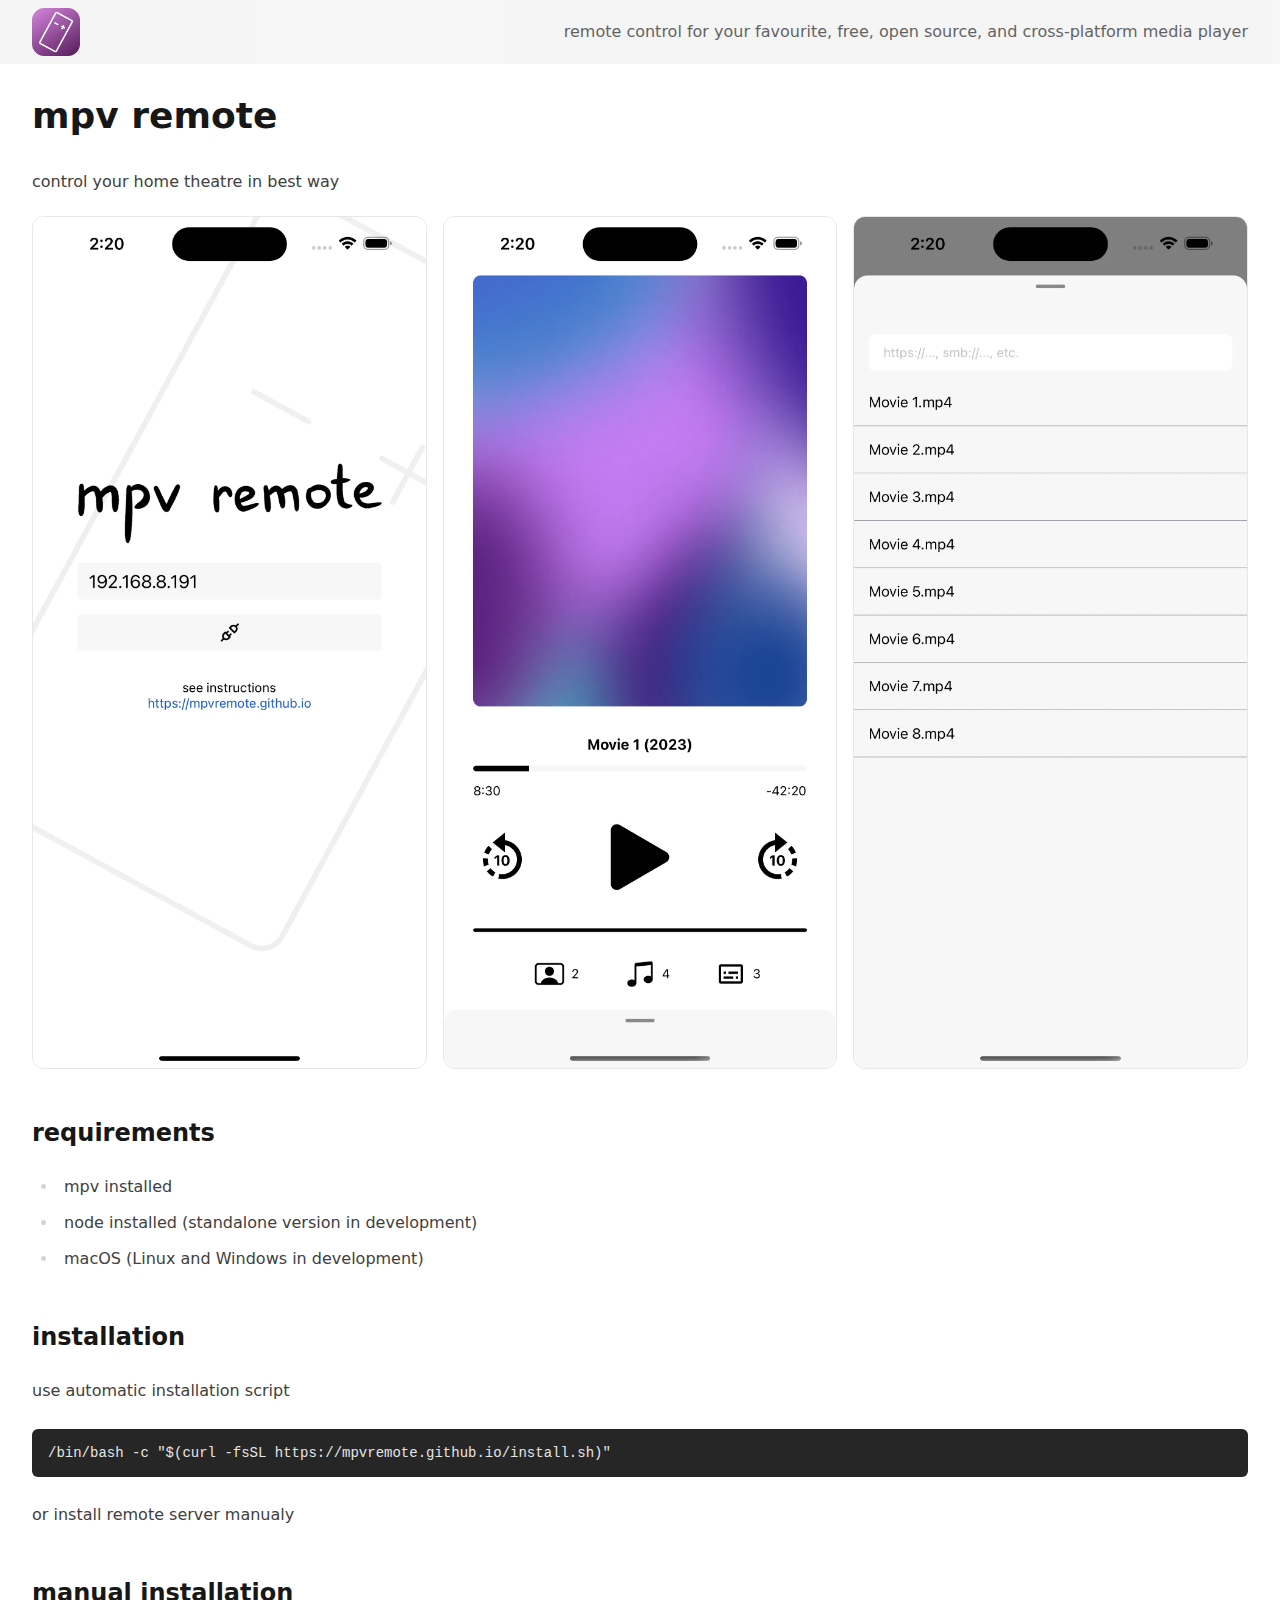
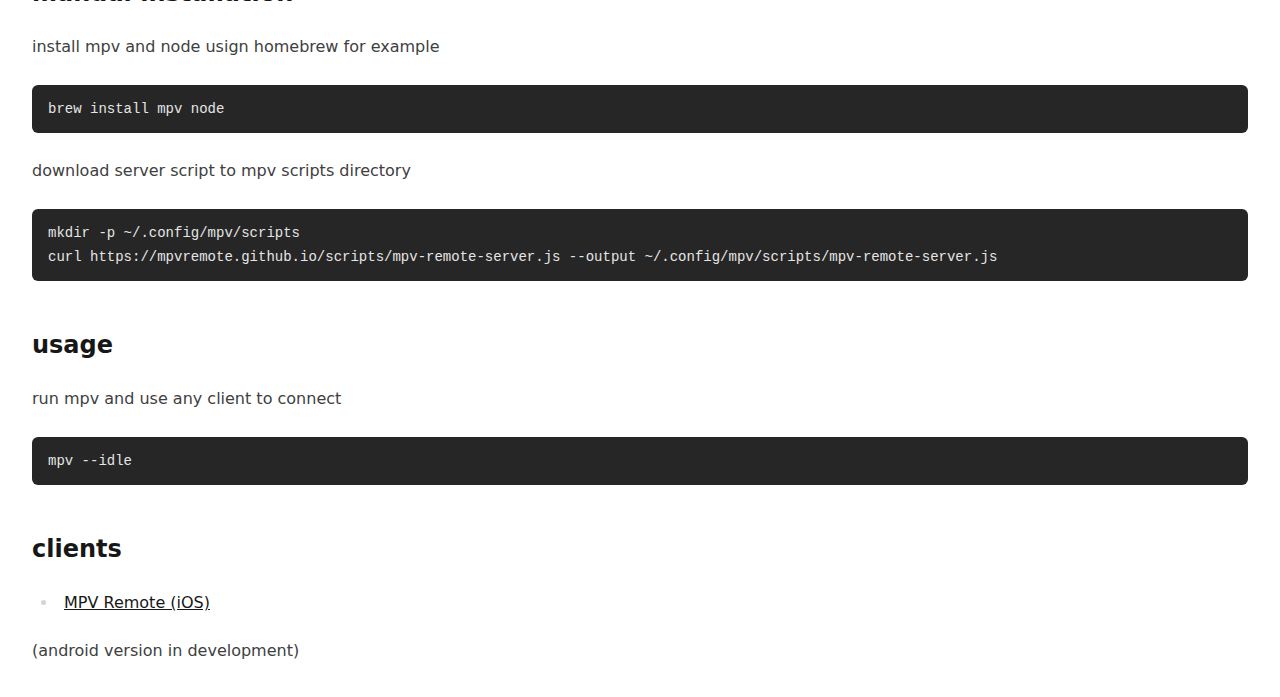
<file: index.html>
<!DOCTYPE html><html lang="en"><head><meta charSet="utf-8"/><meta name="viewport" content="width=device-width"/><meta name="next-head-count" content="2"/><link rel="preload" href="/_next/static/css/a8fd24ade9109768.css" as="style"/><link rel="stylesheet" href="/_next/static/css/a8fd24ade9109768.css" data-n-g=""/><link rel="preload" href="/_next/static/css/7a124163bf9acdc8.css" as="style"/><link rel="stylesheet" href="/_next/static/css/7a124163bf9acdc8.css" data-n-p=""/><noscript data-n-css=""></noscript><script defer="" nomodule="" src="/_next/static/chunks/polyfills-c67a75d1b6f99dc8.js"></script><script src="/_next/static/chunks/webpack-8fa1640cc84ba8fe.js" defer=""></script><script src="/_next/static/chunks/framework-2c79e2a64abdb08b.js" defer=""></script><script src="/_next/static/chunks/main-83cebdb887f48834.js" defer=""></script><script src="/_next/static/chunks/pages/_app-bb6558552362b3e5.js" defer=""></script><script src="/_next/static/chunks/pages/index-dbfca4238505d414.js" defer=""></script><script src="/_next/static/gmlAc9V-A2n8jtQJa7Ye-/_buildManifest.js" defer=""></script><script src="/_next/static/gmlAc9V-A2n8jtQJa7Ye-/_ssgManifest.js" defer=""></script></head><body class="dark:bg-neutral-900"><div id="__next"><div class="flex min-h-screen flex-col dark:bg-neutral-800"><header class="mb-8 bg-neutral-100 py-2 opacity-90 dark:bg-neutral-900 dark:text-white"><div class="container mx-auto flex items-center justify-between px-8 text-neutral-600 dark:text-neutral-300"><a href="/"><img alt="logo" loading="lazy" width="48" height="48" decoding="async" data-nimg="1" style="color:transparent" src="/media/icon.png"/></a><div class="block md:hidden">control your mpv remotely</div><div class="hidden md:block">remote control for your favourite, free, open source, and cross-platform media player</div></div></header><main class="container mx-auto mb-8 flex-1"><article class="prose prose-neutral max-w-none px-8 dark:prose-invert"><h1>mpv remote</h1>
<p>control your home theatre in best way</p>
<div class="flex gap-[16px]"><div><div aria-owns="rmiz-modal-" data-rmiz=""><div data-rmiz-content="not-found" style="visibility:visible"><img alt="screenshot 1" loading="lazy" width="1290" height="2796" decoding="async" data-nimg="1" class="my-0 rounded-xl border dark:border-black" style="color:transparent" src="/media/1.webp"/></div></div></div><div><div aria-owns="rmiz-modal-" data-rmiz=""><div data-rmiz-content="not-found" style="visibility:visible"><img alt="screenshot 2" loading="lazy" width="1290" height="2796" decoding="async" data-nimg="1" class="my-0 rounded-xl border dark:border-black" style="color:transparent" src="/media/2.webp"/></div></div></div><div><div aria-owns="rmiz-modal-" data-rmiz=""><div data-rmiz-content="not-found" style="visibility:visible"><img alt="screenshot 3" loading="lazy" width="1290" height="2796" decoding="async" data-nimg="1" class="my-0 rounded-xl border dark:border-black" style="color:transparent" src="/media/3.webp"/></div></div></div></div>
<h2>requirements</h2>
<ul>
<li>mpv installed</li>
<li>node installed (standalone version in development)</li>
<li>macOS (Linux and Windows in development)</li>
</ul>
<h2>installation</h2>
<p>use automatic installation script</p>
<pre><code>/bin/bash -c &quot;$(curl -fsSL https://mpvremote.github.io/install.sh)&quot;
</code></pre>
<p>or install remote server manualy</p>
<h2>manual installation</h2>
<p>install mpv and node usign homebrew for example</p>
<pre><code>brew install mpv node
</code></pre>
<p>download server script to mpv scripts directory</p>
<pre><code>mkdir -p ~/.config/mpv/scripts
curl https://mpvremote.github.io/scripts/mpv-remote-server.js --output ~/.config/mpv/scripts/mpv-remote-server.js
</code></pre>
<h2>usage</h2>
<p>run mpv and use any client to connect</p>
<pre><code>mpv --idle
</code></pre>
<h2>clients</h2>
<ul>
<li>
<a href="https://apps.apple.com/ua/app/mpv-remote/id6446230988" target="_blank">MPV Remote (iOS)</a>
</li>
</ul>
<p>(android version in development)</p></article></main></div></div><script id="__NEXT_DATA__" type="application/json">{"props":{"pageProps":{}},"page":"/","query":{},"buildId":"gmlAc9V-A2n8jtQJa7Ye-","nextExport":true,"autoExport":true,"isFallback":false,"scriptLoader":[]}</script></body></html>
</file>
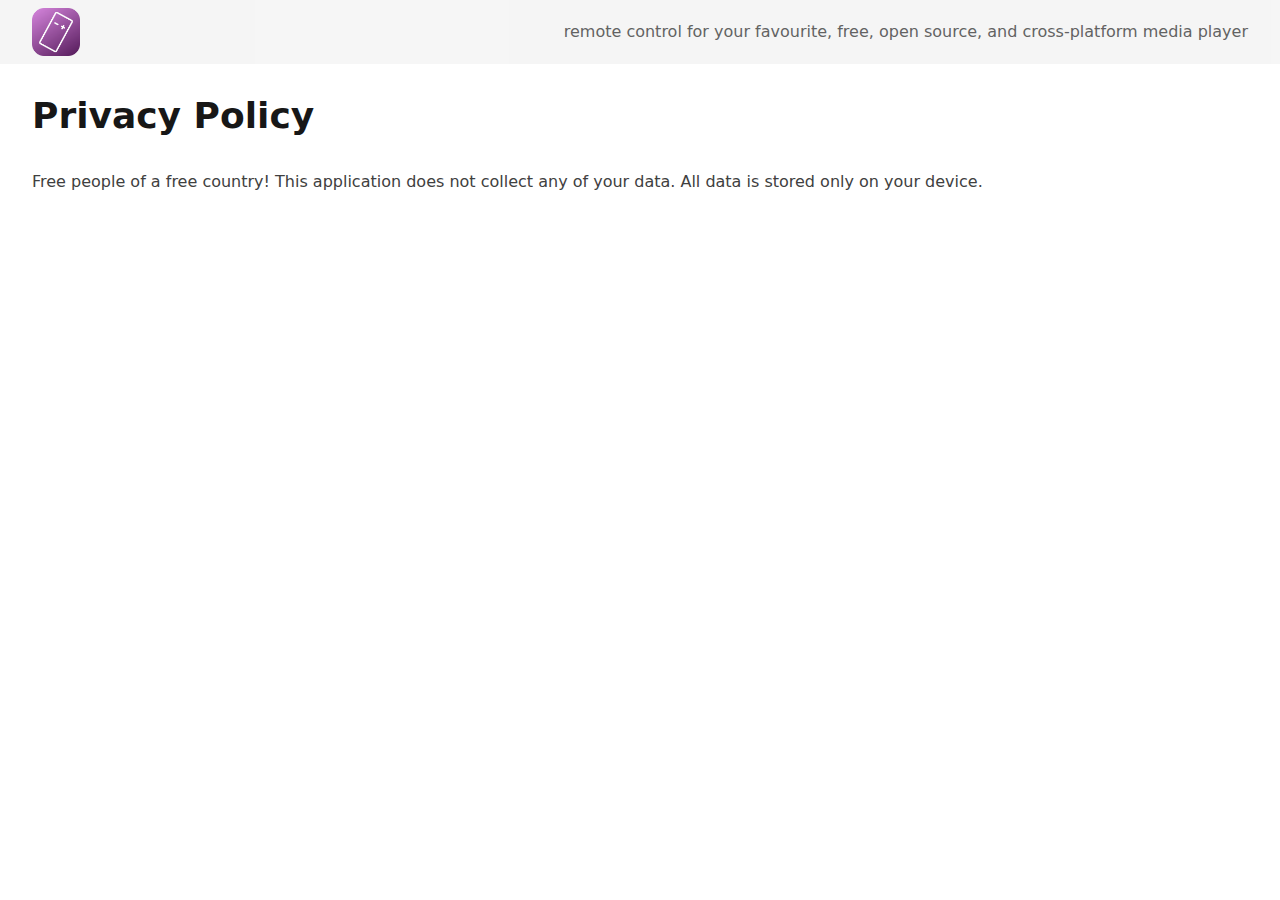
<file: privacy-policy.html>
<!DOCTYPE html><html lang="en"><head><meta charSet="utf-8"/><meta name="viewport" content="width=device-width"/><meta name="next-head-count" content="2"/><link rel="preload" href="/_next/static/css/a8fd24ade9109768.css" as="style"/><link rel="stylesheet" href="/_next/static/css/a8fd24ade9109768.css" data-n-g=""/><noscript data-n-css=""></noscript></head><body class="dark:bg-neutral-900"><div id="__next"><div class="flex min-h-screen flex-col dark:bg-neutral-800"><header class="mb-8 bg-neutral-100 py-2 opacity-90 dark:bg-neutral-900 dark:text-white"><div class="container mx-auto flex items-center justify-between px-8 text-neutral-600 dark:text-neutral-300"><a href="/"><img alt="logo" loading="lazy" width="48" height="48" decoding="async" data-nimg="1" style="color:transparent" src="/media/icon.png"/></a><div class="block md:hidden">control your mpv remotely</div><div class="hidden md:block">remote control for your favourite, free, open source, and cross-platform media player</div></div></header><main class="container mx-auto mb-8 flex-1"><article class="prose prose-neutral max-w-none px-8 dark:prose-invert"><h1>Privacy Policy</h1>
<p>Free people of a free country! This application does not collect any of your data. All data is stored only on your device.</p></article></main></div></div></body></html>
</file>
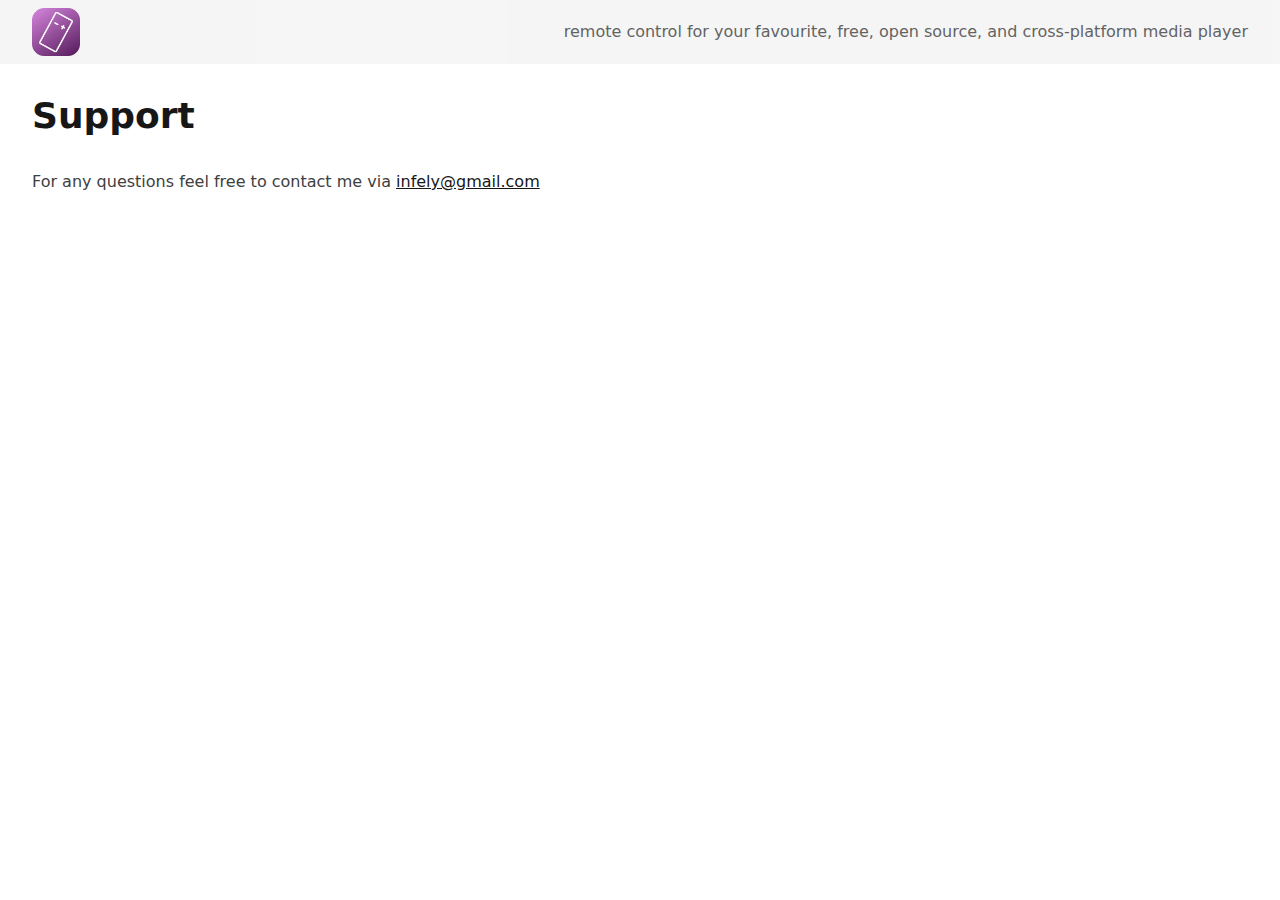
<file: support.html>
<!DOCTYPE html><html lang="en"><head><meta charSet="utf-8"/><meta name="viewport" content="width=device-width"/><meta name="next-head-count" content="2"/><link rel="preload" href="/_next/static/css/a8fd24ade9109768.css" as="style"/><link rel="stylesheet" href="/_next/static/css/a8fd24ade9109768.css" data-n-g=""/><noscript data-n-css=""></noscript></head><body class="dark:bg-neutral-900"><div id="__next"><div class="flex min-h-screen flex-col dark:bg-neutral-800"><header class="mb-8 bg-neutral-100 py-2 opacity-90 dark:bg-neutral-900 dark:text-white"><div class="container mx-auto flex items-center justify-between px-8 text-neutral-600 dark:text-neutral-300"><a href="/"><img alt="logo" loading="lazy" width="48" height="48" decoding="async" data-nimg="1" style="color:transparent" src="/media/icon.png"/></a><div class="block md:hidden">control your mpv remotely</div><div class="hidden md:block">remote control for your favourite, free, open source, and cross-platform media player</div></div></header><main class="container mx-auto mb-8 flex-1"><article class="prose prose-neutral max-w-none px-8 dark:prose-invert"><h1>Support</h1>
<p>For any questions feel free to contact me via <a href="mailto:infely@gmail.com?subject=mpvremote">infely@gmail.com</a></p></article></main></div></div></body></html>
</file>
<file: _next/static/css/7a124163bf9acdc8.css>
[data-rmiz]{position:relative}[data-rmiz-ghost]{position:absolute;pointer-events:none}[data-rmiz-btn-unzoom],[data-rmiz-btn-zoom]{background-color:rgba(0,0,0,.7);border-radius:50%;border:none;box-shadow:0 0 1px hsla(0,0%,100%,.5);color:#fff;height:40px;margin:0;outline-offset:2px;padding:9px;touch-action:manipulation;width:40px;-webkit-appearance:none;-moz-appearance:none;appearance:none}[data-rmiz-btn-zoom]:not(:focus):not(:active){position:absolute;clip:rect(0 0 0 0);-webkit-clip-path:inset(50%);clip-path:inset(50%);height:1px;overflow:hidden;pointer-events:none;white-space:nowrap;width:1px}[data-rmiz-btn-zoom]{position:absolute;inset:10px 10px auto auto;cursor:zoom-in}[data-rmiz-btn-unzoom]{position:absolute;inset:20px 20px auto auto;cursor:zoom-out;z-index:1}[data-rmiz-content=found] [data-zoom],[data-rmiz-content=found] [role=img],[data-rmiz-content=found] img,[data-rmiz-content=found] svg{cursor:zoom-in}[data-rmiz-modal]::backdrop{display:none}[data-rmiz-modal][open]{position:fixed;width:100vw;width:100svw;height:100vh;height:100svh;max-width:none;max-height:none;margin:0;padding:0;border:0;background:transparent;overflow:hidden}[data-rmiz-modal-overlay]{position:absolute;inset:0;transition:background-color .3s}[data-rmiz-modal-overlay=hidden]{background-color:hsla(0,0%,100%,0)}[data-rmiz-modal-overlay=visible]{background-color:#fff}[data-rmiz-modal-content]{position:relative;width:100%;height:100%}[data-rmiz-modal-img]{position:absolute;cursor:zoom-out;image-rendering:high-quality;transform-origin:top left;transition:transform .3s}@media (prefers-reduced-motion:reduce){[data-rmiz-modal-img],[data-rmiz-modal-overlay]{transition-duration:.01ms!important}}
</file>
<file: _next/static/css/a8fd24ade9109768.css>
/*
! tailwindcss v3.2.7 | MIT License | https://tailwindcss.com
*/*,:after,:before{box-sizing:border-box;border:0 solid #e5e7eb}:after,:before{--tw-content:""}html{line-height:1.5;-webkit-text-size-adjust:100%;-moz-tab-size:4;-o-tab-size:4;tab-size:4;font-family:ui-sans-serif,system-ui,-apple-system,BlinkMacSystemFont,Segoe UI,Roboto,Helvetica Neue,Arial,Noto Sans,sans-serif,Apple Color Emoji,Segoe UI Emoji,Segoe UI Symbol,Noto Color Emoji;font-feature-settings:normal}body{margin:0;line-height:inherit}hr{height:0;color:inherit;border-top-width:1px}abbr:where([title]){-webkit-text-decoration:underline dotted;text-decoration:underline dotted}h1,h2,h3,h4,h5,h6{font-size:inherit;font-weight:inherit}a{color:inherit;text-decoration:inherit}b,strong{font-weight:bolder}code,kbd,pre,samp{font-family:ui-monospace,SFMono-Regular,Menlo,Monaco,Consolas,Liberation Mono,Courier New,monospace;font-size:1em}small{font-size:80%}sub,sup{font-size:75%;line-height:0;position:relative;vertical-align:baseline}sub{bottom:-.25em}sup{top:-.5em}table{text-indent:0;border-color:inherit;border-collapse:collapse}button,input,optgroup,select,textarea{font-family:inherit;font-size:100%;font-weight:inherit;line-height:inherit;color:inherit;margin:0;padding:0}button,select{text-transform:none}[type=button],[type=reset],[type=submit],button{-webkit-appearance:button;background-color:transparent;background-image:none}:-moz-focusring{outline:auto}:-moz-ui-invalid{box-shadow:none}progress{vertical-align:baseline}::-webkit-inner-spin-button,::-webkit-outer-spin-button{height:auto}[type=search]{-webkit-appearance:textfield;outline-offset:-2px}::-webkit-search-decoration{-webkit-appearance:none}::-webkit-file-upload-button{-webkit-appearance:button;font:inherit}summary{display:list-item}blockquote,dd,dl,figure,h1,h2,h3,h4,h5,h6,hr,p,pre{margin:0}fieldset{margin:0}fieldset,legend{padding:0}menu,ol,ul{list-style:none;margin:0;padding:0}textarea{resize:vertical}input::-moz-placeholder,textarea::-moz-placeholder{opacity:1;color:#9ca3af}input::placeholder,textarea::placeholder{opacity:1;color:#9ca3af}[role=button],button{cursor:pointer}:disabled{cursor:default}audio,canvas,embed,iframe,img,object,svg,video{display:block;vertical-align:middle}img,video{max-width:100%;height:auto}[hidden]{display:none}*,:after,:before{--tw-border-spacing-x:0;--tw-border-spacing-y:0;--tw-translate-x:0;--tw-translate-y:0;--tw-rotate:0;--tw-skew-x:0;--tw-skew-y:0;--tw-scale-x:1;--tw-scale-y:1;--tw-pan-x: ;--tw-pan-y: ;--tw-pinch-zoom: ;--tw-scroll-snap-strictness:proximity;--tw-ordinal: ;--tw-slashed-zero: ;--tw-numeric-figure: ;--tw-numeric-spacing: ;--tw-numeric-fraction: ;--tw-ring-inset: ;--tw-ring-offset-width:0px;--tw-ring-offset-color:#fff;--tw-ring-color:rgba(59,130,246,.5);--tw-ring-offset-shadow:0 0 #0000;--tw-ring-shadow:0 0 #0000;--tw-shadow:0 0 #0000;--tw-shadow-colored:0 0 #0000;--tw-blur: ;--tw-brightness: ;--tw-contrast: ;--tw-grayscale: ;--tw-hue-rotate: ;--tw-invert: ;--tw-saturate: ;--tw-sepia: ;--tw-drop-shadow: ;--tw-backdrop-blur: ;--tw-backdrop-brightness: ;--tw-backdrop-contrast: ;--tw-backdrop-grayscale: ;--tw-backdrop-hue-rotate: ;--tw-backdrop-invert: ;--tw-backdrop-opacity: ;--tw-backdrop-saturate: ;--tw-backdrop-sepia: }::backdrop{--tw-border-spacing-x:0;--tw-border-spacing-y:0;--tw-translate-x:0;--tw-translate-y:0;--tw-rotate:0;--tw-skew-x:0;--tw-skew-y:0;--tw-scale-x:1;--tw-scale-y:1;--tw-pan-x: ;--tw-pan-y: ;--tw-pinch-zoom: ;--tw-scroll-snap-strictness:proximity;--tw-ordinal: ;--tw-slashed-zero: ;--tw-numeric-figure: ;--tw-numeric-spacing: ;--tw-numeric-fraction: ;--tw-ring-inset: ;--tw-ring-offset-width:0px;--tw-ring-offset-color:#fff;--tw-ring-color:rgba(59,130,246,.5);--tw-ring-offset-shadow:0 0 #0000;--tw-ring-shadow:0 0 #0000;--tw-shadow:0 0 #0000;--tw-shadow-colored:0 0 #0000;--tw-blur: ;--tw-brightness: ;--tw-contrast: ;--tw-grayscale: ;--tw-hue-rotate: ;--tw-invert: ;--tw-saturate: ;--tw-sepia: ;--tw-drop-shadow: ;--tw-backdrop-blur: ;--tw-backdrop-brightness: ;--tw-backdrop-contrast: ;--tw-backdrop-grayscale: ;--tw-backdrop-hue-rotate: ;--tw-backdrop-invert: ;--tw-backdrop-opacity: ;--tw-backdrop-saturate: ;--tw-backdrop-sepia: }.container{width:100%}@media (min-width:640px){.container{max-width:640px}}@media (min-width:768px){.container{max-width:768px}}@media (min-width:1024px){.container{max-width:1024px}}@media (min-width:1280px){.container{max-width:1280px}}@media (min-width:1536px){.container{max-width:1536px}}.prose{color:var(--tw-prose-body);max-width:65ch}.prose :where(p):not(:where([class~=not-prose] *)){margin-top:1.25em;margin-bottom:1.25em}.prose :where([class~=lead]):not(:where([class~=not-prose] *)){color:var(--tw-prose-lead);font-size:1.25em;line-height:1.6;margin-top:1.2em;margin-bottom:1.2em}.prose :where(a):not(:where([class~=not-prose] *)){color:var(--tw-prose-links);text-decoration:underline;font-weight:500}.prose :where(strong):not(:where([class~=not-prose] *)){color:var(--tw-prose-bold);font-weight:600}.prose :where(a strong):not(:where([class~=not-prose] *)){color:inherit}.prose :where(blockquote strong):not(:where([class~=not-prose] *)){color:inherit}.prose :where(thead th strong):not(:where([class~=not-prose] *)){color:inherit}.prose :where(ol):not(:where([class~=not-prose] *)){list-style-type:decimal;margin-top:1.25em;margin-bottom:1.25em;padding-left:1.625em}.prose :where(ol[type=A]):not(:where([class~=not-prose] *)){list-style-type:upper-alpha}.prose :where(ol[type=a]):not(:where([class~=not-prose] *)){list-style-type:lower-alpha}.prose :where(ol[type=A s]):not(:where([class~=not-prose] *)){list-style-type:upper-alpha}.prose :where(ol[type=a s]):not(:where([class~=not-prose] *)){list-style-type:lower-alpha}.prose :where(ol[type=I]):not(:where([class~=not-prose] *)){list-style-type:upper-roman}.prose :where(ol[type=i]):not(:where([class~=not-prose] *)){list-style-type:lower-roman}.prose :where(ol[type=I s]):not(:where([class~=not-prose] *)){list-style-type:upper-roman}.prose :where(ol[type=i s]):not(:where([class~=not-prose] *)){list-style-type:lower-roman}.prose :where(ol[type="1"]):not(:where([class~=not-prose] *)){list-style-type:decimal}.prose :where(ul):not(:where([class~=not-prose] *)){list-style-type:disc;margin-top:1.25em;margin-bottom:1.25em;padding-left:1.625em}.prose :where(ol>li):not(:where([class~=not-prose] *))::marker{font-weight:400;color:var(--tw-prose-counters)}.prose :where(ul>li):not(:where([class~=not-prose] *))::marker{color:var(--tw-prose-bullets)}.prose :where(hr):not(:where([class~=not-prose] *)){border-color:var(--tw-prose-hr);border-top-width:1px;margin-top:3em;margin-bottom:3em}.prose :where(blockquote):not(:where([class~=not-prose] *)){font-weight:500;font-style:italic;color:var(--tw-prose-quotes);border-left-width:.25rem;border-left-color:var(--tw-prose-quote-borders);quotes:"\201C""\201D""\2018""\2019";margin-top:1.6em;margin-bottom:1.6em;padding-left:1em}.prose :where(blockquote p:first-of-type):not(:where([class~=not-prose] *)):before{content:open-quote}.prose :where(blockquote p:last-of-type):not(:where([class~=not-prose] *)):after{content:close-quote}.prose :where(h1):not(:where([class~=not-prose] *)){color:var(--tw-prose-headings);font-weight:800;font-size:2.25em;margin-top:0;margin-bottom:.8888889em;line-height:1.1111111}.prose :where(h1 strong):not(:where([class~=not-prose] *)){font-weight:900;color:inherit}.prose :where(h2):not(:where([class~=not-prose] *)){color:var(--tw-prose-headings);font-weight:700;font-size:1.5em;margin-top:2em;margin-bottom:1em;line-height:1.3333333}.prose :where(h2 strong):not(:where([class~=not-prose] *)){font-weight:800;color:inherit}.prose :where(h3):not(:where([class~=not-prose] *)){color:var(--tw-prose-headings);font-weight:600;font-size:1.25em;margin-top:1.6em;margin-bottom:.6em;line-height:1.6}.prose :where(h3 strong):not(:where([class~=not-prose] *)){font-weight:700;color:inherit}.prose :where(h4):not(:where([class~=not-prose] *)){color:var(--tw-prose-headings);font-weight:600;margin-top:1.5em;margin-bottom:.5em;line-height:1.5}.prose :where(h4 strong):not(:where([class~=not-prose] *)){font-weight:700;color:inherit}.prose :where(img):not(:where([class~=not-prose] *)){margin-top:2em;margin-bottom:2em}.prose :where(figure>*):not(:where([class~=not-prose] *)){margin-top:0;margin-bottom:0}.prose :where(figcaption):not(:where([class~=not-prose] *)){color:var(--tw-prose-captions);font-size:.875em;line-height:1.4285714;margin-top:.8571429em}.prose :where(code):not(:where([class~=not-prose] *)){color:var(--tw-prose-code);font-weight:600;font-size:.875em}.prose :where(code):not(:where([class~=not-prose] *)):before{content:"`"}.prose :where(code):not(:where([class~=not-prose] *)):after{content:"`"}.prose :where(a code):not(:where([class~=not-prose] *)){color:inherit}.prose :where(h1 code):not(:where([class~=not-prose] *)){color:inherit}.prose :where(h2 code):not(:where([class~=not-prose] *)){color:inherit;font-size:.875em}.prose :where(h3 code):not(:where([class~=not-prose] *)){color:inherit;font-size:.9em}.prose :where(h4 code):not(:where([class~=not-prose] *)){color:inherit}.prose :where(blockquote code):not(:where([class~=not-prose] *)){color:inherit}.prose :where(thead th code):not(:where([class~=not-prose] *)){color:inherit}.prose :where(pre):not(:where([class~=not-prose] *)){color:var(--tw-prose-pre-code);background-color:var(--tw-prose-pre-bg);overflow-x:auto;font-weight:400;font-size:.875em;line-height:1.7142857;margin-top:1.7142857em;margin-bottom:1.7142857em;border-radius:.375rem;padding:.8571429em 1.1428571em}.prose :where(pre code):not(:where([class~=not-prose] *)){background-color:transparent;border-width:0;border-radius:0;padding:0;font-weight:inherit;color:inherit;font-size:inherit;font-family:inherit;line-height:inherit}.prose :where(pre code):not(:where([class~=not-prose] *)):before{content:none}.prose :where(pre code):not(:where([class~=not-prose] *)):after{content:none}.prose :where(table):not(:where([class~=not-prose] *)){width:100%;table-layout:auto;text-align:left;margin-top:2em;margin-bottom:2em;font-size:.875em;line-height:1.7142857}.prose :where(thead):not(:where([class~=not-prose] *)){border-bottom-width:1px;border-bottom-color:var(--tw-prose-th-borders)}.prose :where(thead th):not(:where([class~=not-prose] *)){color:var(--tw-prose-headings);font-weight:600;vertical-align:bottom;padding-right:.5714286em;padding-bottom:.5714286em;padding-left:.5714286em}.prose :where(tbody tr):not(:where([class~=not-prose] *)){border-bottom-width:1px;border-bottom-color:var(--tw-prose-td-borders)}.prose :where(tbody tr:last-child):not(:where([class~=not-prose] *)){border-bottom-width:0}.prose :where(tbody td):not(:where([class~=not-prose] *)){vertical-align:baseline}.prose :where(tfoot):not(:where([class~=not-prose] *)){border-top-width:1px;border-top-color:var(--tw-prose-th-borders)}.prose :where(tfoot td):not(:where([class~=not-prose] *)){vertical-align:top}.prose{--tw-prose-body:#374151;--tw-prose-headings:#111827;--tw-prose-lead:#4b5563;--tw-prose-links:#111827;--tw-prose-bold:#111827;--tw-prose-counters:#6b7280;--tw-prose-bullets:#d1d5db;--tw-prose-hr:#e5e7eb;--tw-prose-quotes:#111827;--tw-prose-quote-borders:#e5e7eb;--tw-prose-captions:#6b7280;--tw-prose-code:#111827;--tw-prose-pre-code:#e5e7eb;--tw-prose-pre-bg:#1f2937;--tw-prose-th-borders:#d1d5db;--tw-prose-td-borders:#e5e7eb;--tw-prose-invert-body:#d1d5db;--tw-prose-invert-headings:#fff;--tw-prose-invert-lead:#9ca3af;--tw-prose-invert-links:#fff;--tw-prose-invert-bold:#fff;--tw-prose-invert-counters:#9ca3af;--tw-prose-invert-bullets:#4b5563;--tw-prose-invert-hr:#374151;--tw-prose-invert-quotes:#f3f4f6;--tw-prose-invert-quote-borders:#374151;--tw-prose-invert-captions:#9ca3af;--tw-prose-invert-code:#fff;--tw-prose-invert-pre-code:#d1d5db;--tw-prose-invert-pre-bg:rgba(0,0,0,.5);--tw-prose-invert-th-borders:#4b5563;--tw-prose-invert-td-borders:#374151;font-size:1rem;line-height:1.75}.prose :where(video):not(:where([class~=not-prose] *)){margin-top:2em;margin-bottom:2em}.prose :where(figure):not(:where([class~=not-prose] *)){margin-top:2em;margin-bottom:2em}.prose :where(li):not(:where([class~=not-prose] *)){margin-top:.5em;margin-bottom:.5em}.prose :where(ol>li):not(:where([class~=not-prose] *)){padding-left:.375em}.prose :where(ul>li):not(:where([class~=not-prose] *)){padding-left:.375em}.prose :where(.prose>ul>li p):not(:where([class~=not-prose] *)){margin-top:.75em;margin-bottom:.75em}.prose :where(.prose>ul>li>:first-child):not(:where([class~=not-prose] *)){margin-top:1.25em}.prose :where(.prose>ul>li>:last-child):not(:where([class~=not-prose] *)){margin-bottom:1.25em}.prose :where(.prose>ol>li>:first-child):not(:where([class~=not-prose] *)){margin-top:1.25em}.prose :where(.prose>ol>li>:last-child):not(:where([class~=not-prose] *)){margin-bottom:1.25em}.prose :where(ul ul,ul ol,ol ul,ol ol):not(:where([class~=not-prose] *)){margin-top:.75em;margin-bottom:.75em}.prose :where(hr+*):not(:where([class~=not-prose] *)){margin-top:0}.prose :where(h2+*):not(:where([class~=not-prose] *)){margin-top:0}.prose :where(h3+*):not(:where([class~=not-prose] *)){margin-top:0}.prose :where(h4+*):not(:where([class~=not-prose] *)){margin-top:0}.prose :where(thead th:first-child):not(:where([class~=not-prose] *)){padding-left:0}.prose :where(thead th:last-child):not(:where([class~=not-prose] *)){padding-right:0}.prose :where(tbody td,tfoot td):not(:where([class~=not-prose] *)){padding:.5714286em}.prose :where(tbody td:first-child,tfoot td:first-child):not(:where([class~=not-prose] *)){padding-left:0}.prose :where(tbody td:last-child,tfoot td:last-child):not(:where([class~=not-prose] *)){padding-right:0}.prose :where(.prose>:first-child):not(:where([class~=not-prose] *)){margin-top:0}.prose :where(.prose>:last-child):not(:where([class~=not-prose] *)){margin-bottom:0}.prose-neutral{--tw-prose-body:#404040;--tw-prose-headings:#171717;--tw-prose-lead:#525252;--tw-prose-links:#171717;--tw-prose-bold:#171717;--tw-prose-counters:#737373;--tw-prose-bullets:#d4d4d4;--tw-prose-hr:#e5e5e5;--tw-prose-quotes:#171717;--tw-prose-quote-borders:#e5e5e5;--tw-prose-captions:#737373;--tw-prose-code:#171717;--tw-prose-pre-code:#e5e5e5;--tw-prose-pre-bg:#262626;--tw-prose-th-borders:#d4d4d4;--tw-prose-td-borders:#e5e5e5;--tw-prose-invert-body:#d4d4d4;--tw-prose-invert-headings:#fff;--tw-prose-invert-lead:#a3a3a3;--tw-prose-invert-links:#fff;--tw-prose-invert-bold:#fff;--tw-prose-invert-counters:#a3a3a3;--tw-prose-invert-bullets:#525252;--tw-prose-invert-hr:#404040;--tw-prose-invert-quotes:#f5f5f5;--tw-prose-invert-quote-borders:#404040;--tw-prose-invert-captions:#a3a3a3;--tw-prose-invert-code:#fff;--tw-prose-invert-pre-code:#d4d4d4;--tw-prose-invert-pre-bg:rgba(0,0,0,.5);--tw-prose-invert-th-borders:#525252;--tw-prose-invert-td-borders:#404040}.mx-auto{margin-left:auto;margin-right:auto}.my-0{margin-top:0;margin-bottom:0}.mb-8{margin-bottom:2rem}.mt-8{margin-top:2rem}.block{display:block}.flex{display:flex}.hidden{display:none}.min-h-screen{min-height:100vh}.max-w-none{max-width:none}.flex-1{flex:1 1 0%}.flex-col{flex-direction:column}.items-center{align-items:center}.justify-center{justify-content:center}.justify-between{justify-content:space-between}.gap-\[16px\]{gap:16px}.rounded-xl{border-radius:.75rem}.border{border-width:1px}.bg-neutral-100{--tw-bg-opacity:1;background-color:rgb(245 245 245/var(--tw-bg-opacity))}.px-8{padding-left:2rem;padding-right:2rem}.py-2{padding-top:.5rem;padding-bottom:.5rem}.py-4{padding-top:1rem;padding-bottom:1rem}.text-neutral-600{--tw-text-opacity:1;color:rgb(82 82 82/var(--tw-text-opacity))}.opacity-90{opacity:.9}[data-rmiz-btn-unzoom]{display:none}[data-rmiz-modal-overlay=visible]{background:#fff!important}@media (prefers-color-scheme:dark){[data-rmiz-modal-overlay=visible]{background:#000!important}.dark\:prose-invert{--tw-prose-body:var(--tw-prose-invert-body);--tw-prose-headings:var(--tw-prose-invert-headings);--tw-prose-lead:var(--tw-prose-invert-lead);--tw-prose-links:var(--tw-prose-invert-links);--tw-prose-bold:var(--tw-prose-invert-bold);--tw-prose-counters:var(--tw-prose-invert-counters);--tw-prose-bullets:var(--tw-prose-invert-bullets);--tw-prose-hr:var(--tw-prose-invert-hr);--tw-prose-quotes:var(--tw-prose-invert-quotes);--tw-prose-quote-borders:var(--tw-prose-invert-quote-borders);--tw-prose-captions:var(--tw-prose-invert-captions);--tw-prose-code:var(--tw-prose-invert-code);--tw-prose-pre-code:var(--tw-prose-invert-pre-code);--tw-prose-pre-bg:var(--tw-prose-invert-pre-bg);--tw-prose-th-borders:var(--tw-prose-invert-th-borders);--tw-prose-td-borders:var(--tw-prose-invert-td-borders)}.dark\:border-black{--tw-border-opacity:1;border-color:rgb(0 0 0/var(--tw-border-opacity))}.dark\:bg-neutral-800{--tw-bg-opacity:1;background-color:rgb(38 38 38/var(--tw-bg-opacity))}.dark\:bg-neutral-900{--tw-bg-opacity:1;background-color:rgb(23 23 23/var(--tw-bg-opacity))}.dark\:text-neutral-300{--tw-text-opacity:1;color:rgb(212 212 212/var(--tw-text-opacity))}.dark\:text-white{--tw-text-opacity:1;color:rgb(255 255 255/var(--tw-text-opacity))}}@media (min-width:768px){.md\:block{display:block}.md\:hidden{display:none}}
</file>
